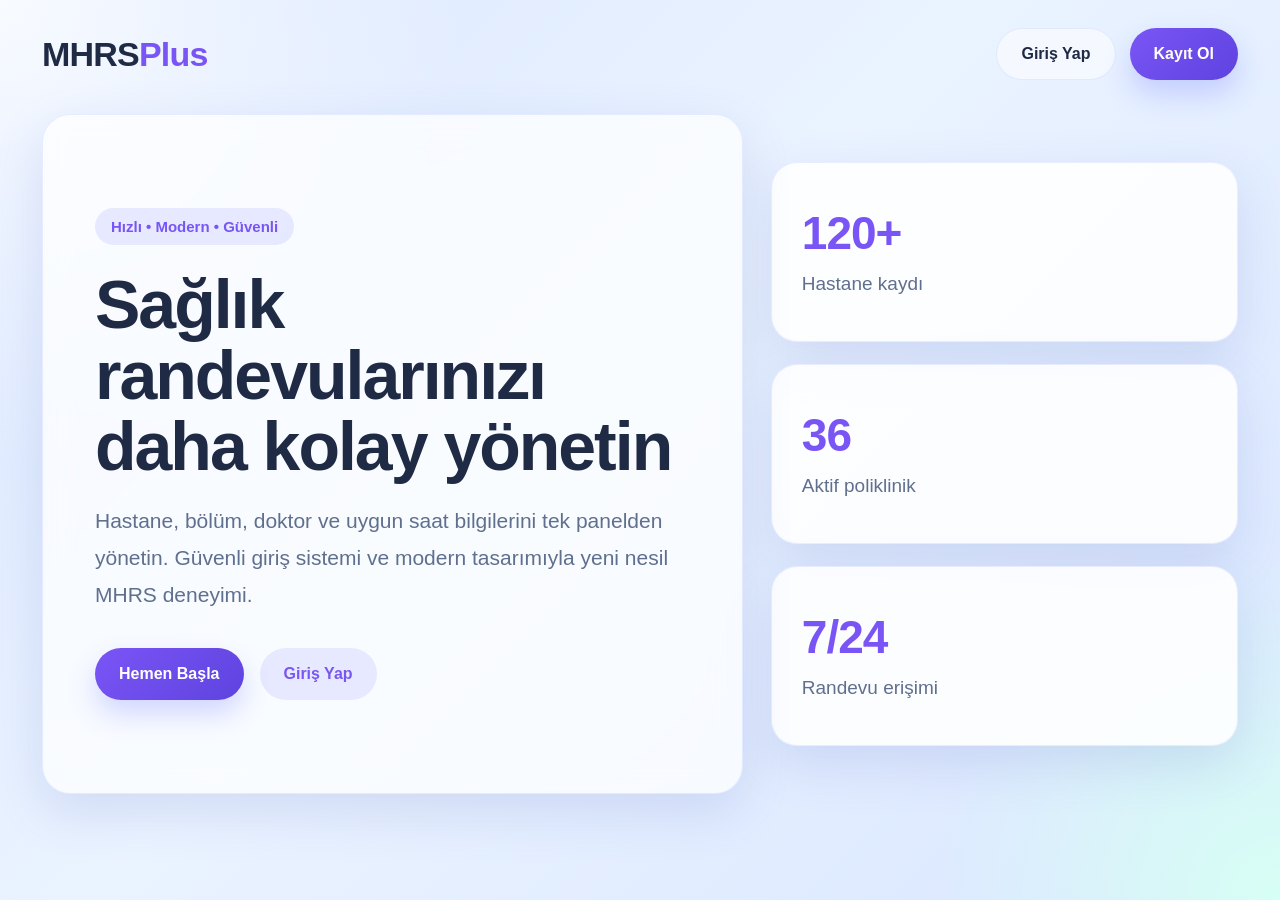
<file: frontend/index.html>
<!DOCTYPE html>
<html lang="tr">
<head>
  <meta charset="UTF-8" />
  <meta name="viewport" content="width=device-width, initial-scale=1.0" />
  <title>MHRS Plus</title>
  <link rel="stylesheet" href="./assets/css/style.css" />
</head>
<body>
  <div class="page-shell">
    <header class="topbar">
      <div class="brand">MHRS<span>Plus</span></div>

      <nav class="top-actions">
        <a href="login.html" class="ghost-btn">Giriş Yap</a>
        <a href="register.html" class="primary-btn">Kayıt Ol</a>
      </nav>
    </header>

    <main class="hero-grid">
      <section class="hero-left card">
        <p class="eyebrow">Hızlı • Modern • Güvenli</p>
        <h1>Sağlık randevularınızı daha kolay yönetin</h1>
        <p class="hero-text">
          Hastane, bölüm, doktor ve uygun saat bilgilerini tek panelden yönetin.
          Güvenli giriş sistemi ve modern tasarımıyla yeni nesil MHRS deneyimi.
        </p>

        <div class="hero-actions">
          <a href="register.html" class="primary-btn">Hemen Başla</a>
          <a href="login.html" class="secondary-btn">Giriş Yap</a>
        </div>
      </section>

      <section class="hero-right">
        <div class="stat-card">
          <h3>120+</h3>
          <p>Hastane kaydı</p>
        </div>

        <div class="stat-card">
          <h3>36</h3>
          <p>Aktif poliklinik</p>
        </div>

        <div class="stat-card">
          <h3>7/24</h3>
          <p>Randevu erişimi</p>
        </div>
      </section>
    </main>
  </div>
</body>
</html>
</file>
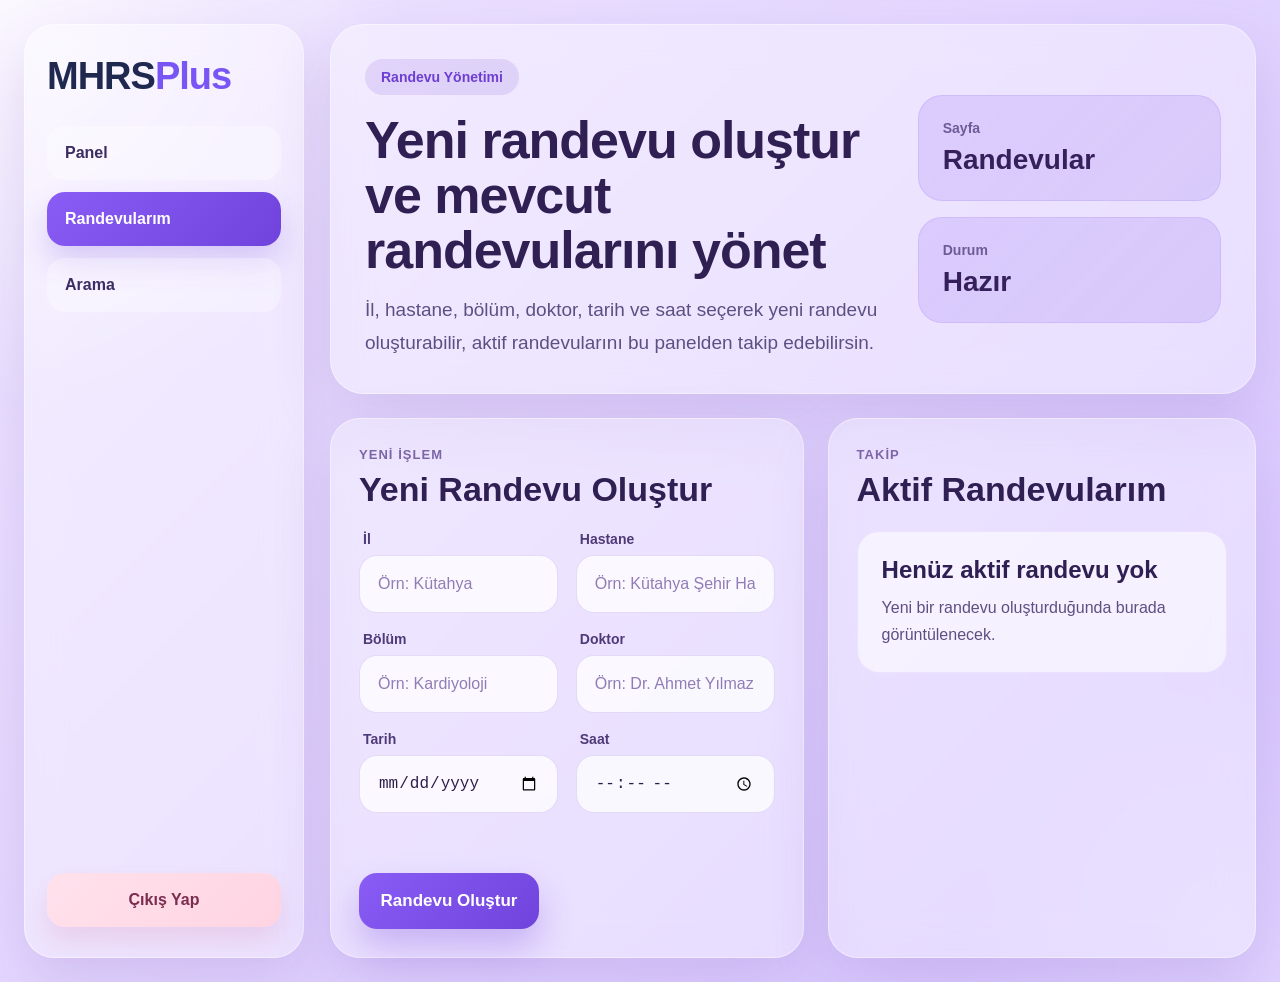
<file: frontend/appointments.html>
<!DOCTYPE html>
<html lang="tr">
<head>
  <meta charset="UTF-8" />
  <meta name="viewport" content="width=device-width, initial-scale=1.0" />
  <title>Randevular</title>
  <link rel="stylesheet" href="./assets/css/style.css" />
</head>
<body class="dashboard-page">
  <div class="dashboard-shell">
    <aside class="dashboard-sidebar">
      <div class="dashboard-logo">MHRS<span>Plus</span></div>

      <nav class="dashboard-nav">
        <a href="dashboard.html" class="dashboard-link">Panel</a>
        <a href="appointments.html" class="dashboard-link active">Randevularım</a>
        <a href="search.html" class="dashboard-link">Arama</a>
      </nav>

      <button id="logoutBtn" class="dashboard-logout-btn">Çıkış Yap</button>
    </aside>

    <main class="dashboard-main">
      <section class="dashboard-hero">
        <div class="dashboard-hero-left">
          <p class="dashboard-badge">Randevu Yönetimi</p>
          <h1>Yeni randevu oluştur ve mevcut randevularını yönet</h1>
          <p class="dashboard-hero-text">
            İl, hastane, bölüm, doktor, tarih ve saat seçerek yeni randevu oluşturabilir,
            aktif randevularını bu panelden takip edebilirsin.
          </p>
        </div>

        <div class="dashboard-hero-right">
          <div class="dashboard-mini-stat">
            <span>Sayfa</span>
            <strong>Randevular</strong>
          </div>
          <div class="dashboard-mini-stat">
            <span>Durum</span>
            <strong>Hazır</strong>
          </div>
        </div>
      </section>

      <section class="appointments-layout">
        <section class="appointments-form-card">
          <div class="section-head">
            <div>
              <p class="section-kicker">Yeni İşlem</p>
              <h2>Yeni Randevu Oluştur</h2>
            </div>
          </div>

          <form id="appointmentForm" class="appointments-form">
            <div class="appointments-grid">
              <div class="input-group">
                <label for="city">İl</label>
                <input type="text" id="city" placeholder="Örn: Kütahya" required />
              </div>

              <div class="input-group">
                <label for="hospital">Hastane</label>
                <input type="text" id="hospital" placeholder="Örn: Kütahya Şehir Hastanesi" required />
              </div>

              <div class="input-group">
                <label for="department">Bölüm</label>
                <input type="text" id="department" placeholder="Örn: Kardiyoloji" required />
              </div>

              <div class="input-group">
                <label for="doctor">Doktor</label>
                <input type="text" id="doctor" placeholder="Örn: Dr. Ahmet Yılmaz" required />
              </div>

              <div class="input-group">
                <label for="appointment_date">Tarih</label>
                <input type="date" id="appointment_date" required />
              </div>

              <div class="input-group">
                <label for="appointment_time">Saat</label>
                <input type="time" id="appointment_time" required />
              </div>
            </div>

            <p id="appointmentMessage" class="form-message"></p>

            <button type="submit" class="appointments-submit-btn">Randevu Oluştur</button>
          </form>
        </section>

        <section class="appointments-list-card">
          <div class="section-head">
            <div>
              <p class="section-kicker">Takip</p>
              <h2>Aktif Randevularım</h2>
            </div>
          </div>

          <div id="appointmentsList" class="appointments-list"></div>
        </section>
      </section>
    </main>
  </div>

  <script src="./assets/js/api.js"></script>
  <script src="./assets/js/auth.js"></script>
  <script src="./assets/js/appointments.js"></script>
</body>
</html>
</file>
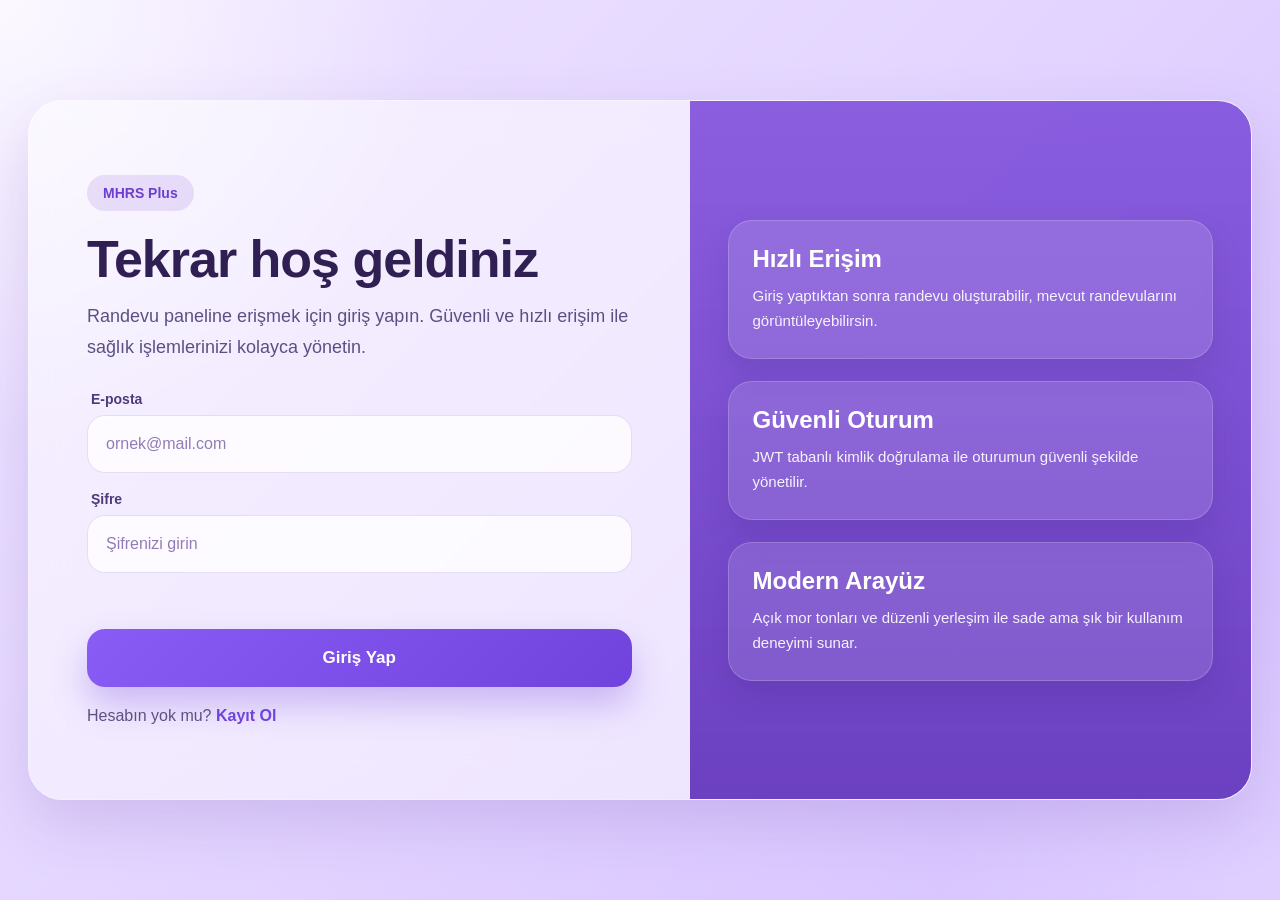
<file: frontend/dashboard.html>
<!DOCTYPE html>
<html lang="tr">
<head>
  <meta charset="UTF-8" />
  <meta name="viewport" content="width=device-width, initial-scale=1.0" />
  <title>Panel</title>
  <link rel="stylesheet" href="./assets/css/style.css" />
</head>
<body class="dashboard-page">
  <div class="dashboard-shell">
    <aside class="dashboard-sidebar">
      <div class="dashboard-logo">MHRS<span>Plus</span></div>

      <nav class="dashboard-nav">
        <a href="dashboard.html" class="dashboard-link active">Panel</a>
        <a href="appointments.html" class="dashboard-link">Randevularım</a>
        <a href="search.html" class="dashboard-link">Arama</a>
      </nav>

      <button id="logoutBtn" class="dashboard-logout-btn">Çıkış Yap</button>
    </aside>

    <main class="dashboard-main">
      <section class="dashboard-hero">
        <div class="dashboard-hero-left">
          <p class="dashboard-badge">MHRS Kontrol Merkezi</p>
          <h1>Sağlık randevularını kolayca yönetin</h1>
          <p class="dashboard-hero-text">
            Yeni randevu oluşturabilir, mevcut randevularını görüntüleyebilir
            ve hastane araması yapabilirsin.
          </p>
        </div>

        <div class="dashboard-hero-right">
          <div class="dashboard-mini-stat">
            <span>Hızlı Erişim</span>
            <strong>3 işlem</strong>
          </div>
          <div class="dashboard-mini-stat">
            <span>Panel Durumu</span>
            <strong>Aktif</strong>
          </div>
        </div>
      </section>

      <section class="dashboard-cards">
        <div class="dashboard-card dashboard-card-primary">
          <div class="dashboard-card-top">
            <div class="dashboard-icon-circle">+</div>
            <span class="dashboard-card-tag">İşlem</span>
          </div>
          <h2>Yeni Randevu</h2>
          <p>Hemen yeni bir randevu oluştur ve uygun tarih-saat seçimini yap.</p>
          <a href="appointments.html" class="dashboard-card-btn primary">Oluştur</a>
        </div>

        <div class="dashboard-card">
          <div class="dashboard-card-top">
            <div class="dashboard-icon-circle">≡</div>
            <span class="dashboard-card-tag">Takip</span>
          </div>
          <h2>Randevularım</h2>
          <p>Aktif randevularını görüntüle, detaylarını incele ve yönet.</p>
          <a href="appointments.html" class="dashboard-card-btn secondary">Listele</a>
        </div>

        <div class="dashboard-card">
          <div class="dashboard-card-top">
            <div class="dashboard-icon-circle">⌕</div>
            <span class="dashboard-card-tag">Arama</span>
          </div>
          <h2>Hastane Arama</h2>
          <p>Elasticsearch ile hastane, bölüm ve doktor aramasını hızlıca yap.</p>
          <a href="search.html" class="dashboard-card-btn secondary">Ara</a>
        </div>
      </section>
    </main>
  </div>

  <script src="./assets/js/auth.js"></script>
  <script src="./assets/js/dashboard.js"></script>
</body>
</html>
</file>
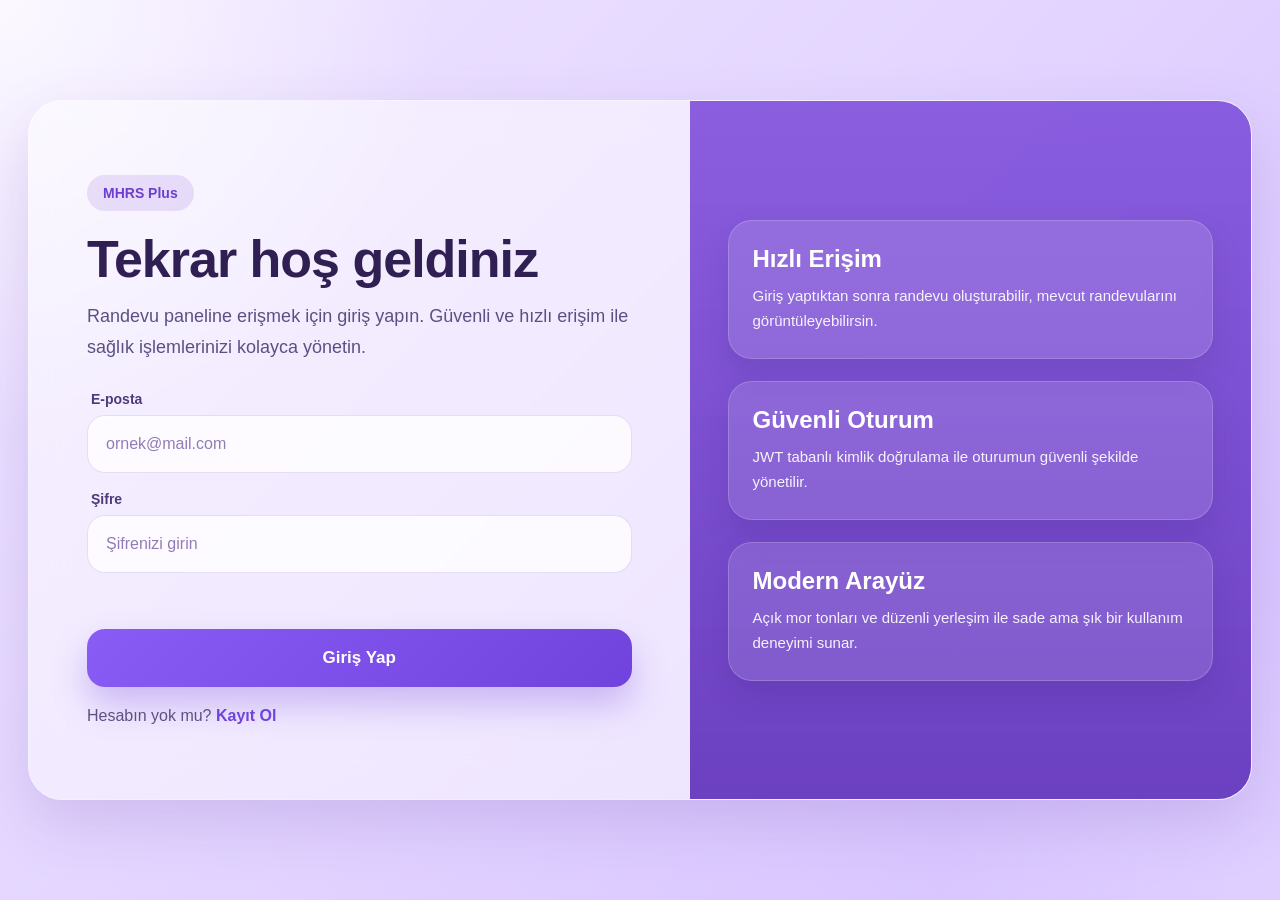
<file: frontend/login.html>
<!DOCTYPE html>
<html lang="tr">
<head>
  <meta charset="UTF-8" />
  <meta name="viewport" content="width=device-width, initial-scale=1.0" />
  <title>Giriş Yap</title>
  <link rel="stylesheet" href="./assets/css/style.css" />
</head>
<body class="login-page">
  <div class="login-wrapper">
    <div class="login-card">
      <div class="login-left">
        <p class="login-badge">MHRS Plus</p>

        <h1>Tekrar hoş geldiniz</h1>

        <p class="login-subtitle">
          Randevu paneline erişmek için giriş yapın. Güvenli ve hızlı erişim ile
          sağlık işlemlerinizi kolayca yönetin.
        </p>

        <form id="loginForm" class="login-form" novalidate>
          <div class="login-input-group">
            <label for="email">E-posta</label>
            <input type="email" id="email" placeholder="ornek@mail.com" required />
          </div>

          <div class="login-input-group">
            <label for="password">Şifre</label>
            <input type="password" id="password" placeholder="Şifrenizi girin" required />
          </div>

          <p id="loginMessage" class="form-message"></p>

          <button type="submit" class="login-submit-btn">Giriş Yap</button>
        </form>

        <p class="login-bottom-text">
          Hesabın yok mu? <a href="register.html">Kayıt Ol</a>
        </p>
      </div>

      <div class="login-right">
        <div class="login-info-box">
          <h2>Hızlı Erişim</h2>
          <p>Giriş yaptıktan sonra randevu oluşturabilir, mevcut randevularını görüntüleyebilirsin.</p>
        </div>

        <div class="login-info-box">
          <h2>Güvenli Oturum</h2>
          <p>JWT tabanlı kimlik doğrulama ile oturumun güvenli şekilde yönetilir.</p>
        </div>

        <div class="login-info-box">
          <h2>Modern Arayüz</h2>
          <p>Açık mor tonları ve düzenli yerleşim ile sade ama şık bir kullanım deneyimi sunar.</p>
        </div>
      </div>
    </div>
  </div>

  <script src="./assets/js/api.js"></script>
  <script src="./assets/js/auth.js"></script>
</body>
</html>
</file>
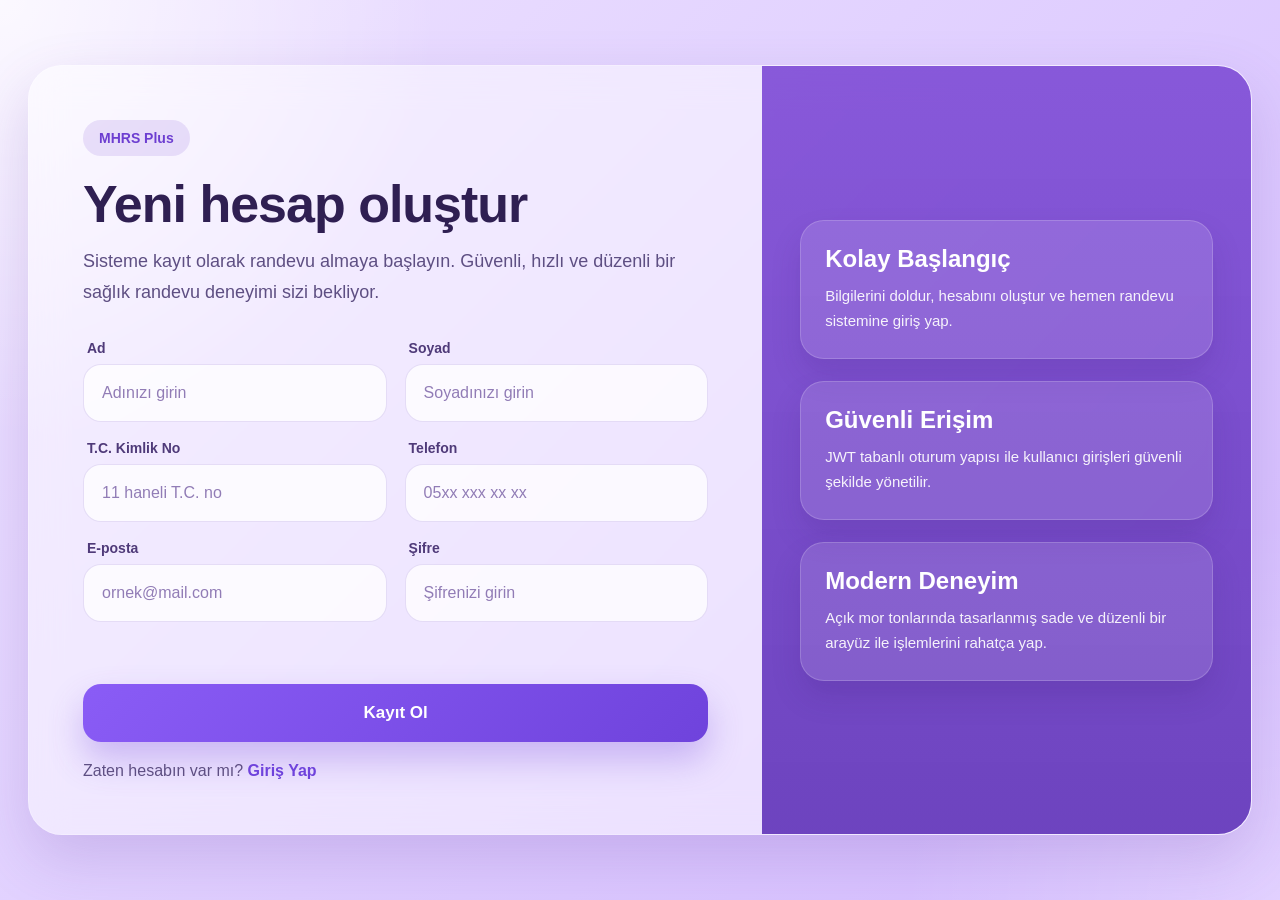
<file: frontend/register.html>
<!DOCTYPE html>
<html lang="tr">
<head>
  <meta charset="UTF-8" />
  <meta name="viewport" content="width=device-width, initial-scale=1.0" />
  <title>Kayıt Ol</title>
  <link rel="stylesheet" href="./assets/css/style.css" />
</head>
<body class="register-page">
  <div class="register-wrapper">
    <div class="register-card">
      <div class="register-left">
        <p class="register-badge">MHRS Plus</p>

        <h1>Yeni hesap oluştur</h1>

        <p class="register-subtitle">
          Sisteme kayıt olarak randevu almaya başlayın. Güvenli, hızlı ve düzenli bir sağlık
          randevu deneyimi sizi bekliyor.
        </p>

        <form id="registerForm" class="register-form" novalidate>
          <div class="register-grid">
            <div class="input-group">
              <label for="first_name">Ad</label>
              <input type="text" id="first_name" placeholder="Adınızı girin" required />
            </div>

            <div class="input-group">
              <label for="last_name">Soyad</label>
              <input type="text" id="last_name" placeholder="Soyadınızı girin" required />
            </div>

            <div class="input-group">
              <label for="tc_no">T.C. Kimlik No</label>
              <input
                type="text"
                id="tc_no"
                placeholder="11 haneli T.C. no"
                maxlength="11"
                inputmode="numeric"
                required
              />
            </div>

            <div class="input-group">
              <label for="phone">Telefon</label>
              <input
                type="text"
                id="phone"
                placeholder="05xx xxx xx xx"
                maxlength="11"
                inputmode="numeric"
                required
              />
            </div>

            <div class="input-group">
              <label for="email">E-posta</label>
              <input type="email" id="email" placeholder="ornek@mail.com" required />
            </div>

            <div class="input-group">
              <label for="password">Şifre</label>
              <input type="password" id="password" placeholder="Şifrenizi girin" required />
            </div>
          </div>

          <p id="registerMessage" class="form-message"></p>

          <button type="submit" class="register-submit-btn">Kayıt Ol</button>
        </form>

        <p class="register-bottom-text">
          Zaten hesabın var mı? <a href="login.html">Giriş Yap</a>
        </p>
      </div>

      <div class="register-right">
        <div class="register-info-box">
          <h2>Kolay Başlangıç</h2>
          <p>Bilgilerini doldur, hesabını oluştur ve hemen randevu sistemine giriş yap.</p>
        </div>

        <div class="register-info-box">
          <h2>Güvenli Erişim</h2>
          <p>JWT tabanlı oturum yapısı ile kullanıcı girişleri güvenli şekilde yönetilir.</p>
        </div>

        <div class="register-info-box">
          <h2>Modern Deneyim</h2>
          <p>Açık mor tonlarında tasarlanmış sade ve düzenli bir arayüz ile işlemlerini rahatça yap.</p>
        </div>
      </div>
    </div>
  </div>

  <script src="./assets/js/api.js"></script>
  <script src="./assets/js/auth.js"></script>
</body>
</html>
</file>
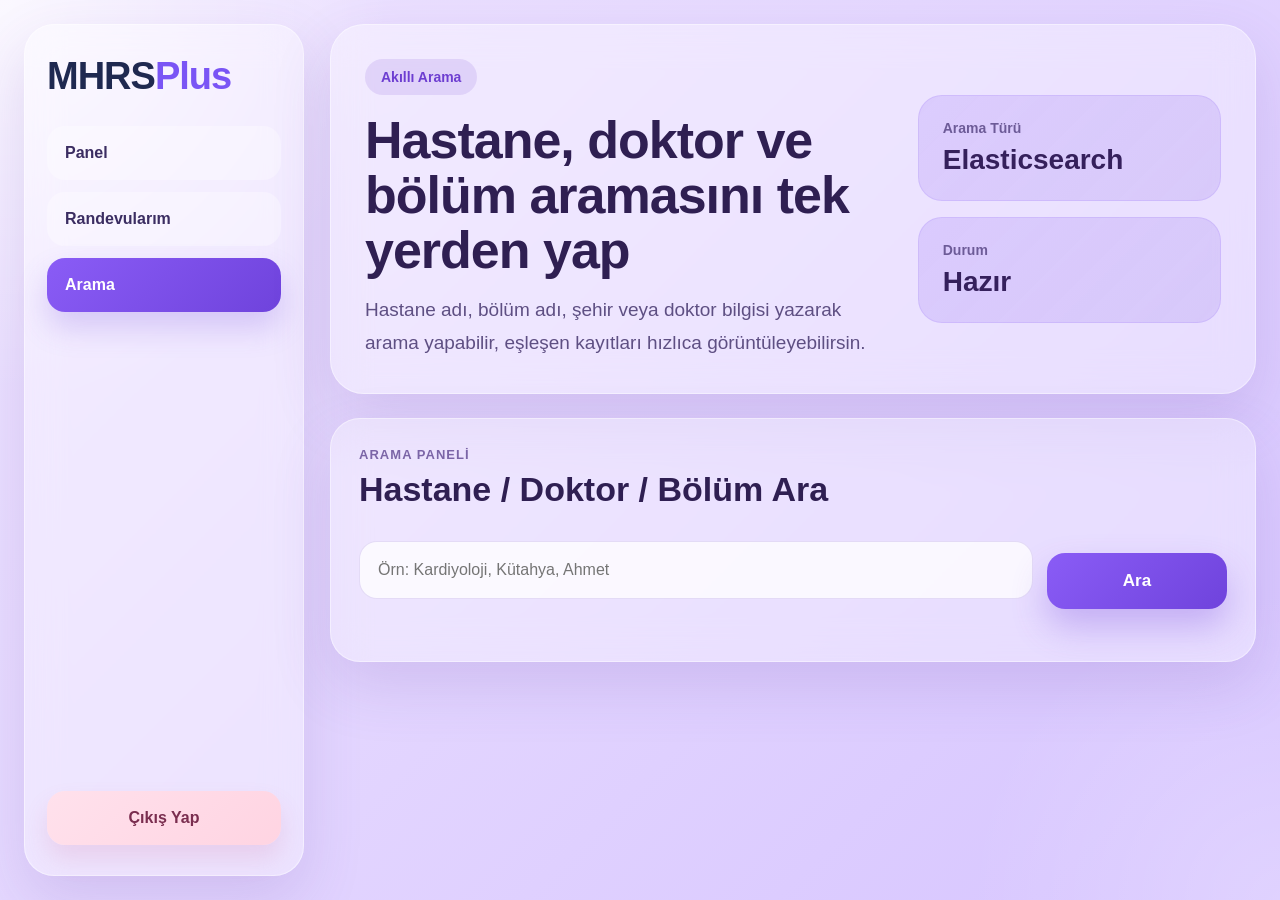
<file: frontend/search.html>
<!DOCTYPE html>
<html lang="tr">
<head>
  <meta charset="UTF-8" />
  <meta name="viewport" content="width=device-width, initial-scale=1.0" />
  <title>Arama</title>
  <link rel="stylesheet" href="./assets/css/style.css" />
</head>
<body class="dashboard-page">
  <div class="dashboard-shell">
    <aside class="dashboard-sidebar">
      <div class="dashboard-logo">MHRS<span>Plus</span></div>

      <nav class="dashboard-nav">
        <a href="dashboard.html" class="dashboard-link">Panel</a>
        <a href="appointments.html" class="dashboard-link">Randevularım</a>
        <a href="search.html" class="dashboard-link active">Arama</a>
      </nav>

      <button id="logoutBtn" class="dashboard-logout-btn">Çıkış Yap</button>
    </aside>

    <main class="dashboard-main">
      <section class="dashboard-hero">
        <div class="dashboard-hero-left">
          <p class="dashboard-badge">Akıllı Arama</p>
          <h1>Hastane, doktor ve bölüm aramasını tek yerden yap</h1>
          <p class="dashboard-hero-text">
            Hastane adı, bölüm adı, şehir veya doktor bilgisi yazarak arama yapabilir,
            eşleşen kayıtları hızlıca görüntüleyebilirsin.
          </p>
        </div>

        <div class="dashboard-hero-right">
          <div class="dashboard-mini-stat">
            <span>Arama Türü</span>
            <strong>Elasticsearch</strong>
          </div>
          <div class="dashboard-mini-stat">
            <span>Durum</span>
            <strong>Hazır</strong>
          </div>
        </div>
      </section>

      <section class="search-panel-card">
        <div class="section-head">
          <div>
            <p class="section-kicker">Arama Paneli</p>
            <h2>Hastane / Doktor / Bölüm Ara</h2>
          </div>
        </div>

        <div class="search-toolbar">
          <input
            type="text"
            id="searchInput"
            class="search-input"
            placeholder="Örn: Kardiyoloji, Kütahya, Ahmet"
          />
          <button id="searchBtn" class="search-submit-btn">Ara</button>
        </div>

        <div id="searchResults" class="search-results"></div>
      </section>
    </main>
  </div>

  <script src="./assets/js/api.js"></script>
  <script src="./assets/js/auth.js"></script>
  <script src="./assets/js/search.js"></script>
</body>
</html>
</file>
<file: frontend/assets/css/style.css>
* {
  margin: 0;
  padding: 0;
  box-sizing: border-box;
}

:root {
  --bg-main: #dfe9ff;
  --bg-soft: #edf3ff;
  --card: rgba(255, 255, 255, 0.72);
  --card-strong: rgba(255, 255, 255, 0.88);
  --text: #1f2a44;
  --muted: #5f6f8e;
  --primary: #7a55f5;
  --primary-2: #5e43df;
  --primary-3: #9e7bff;
  --mint: #59d2c4;
  --border: rgba(110, 132, 255, 0.14);
  --shadow: 0 18px 50px rgba(82, 102, 186, 0.16);
  --radius-xl: 28px;
  --radius-lg: 20px;
}

html,
body {
  min-height: 100%;
}

body {
  font-family: Inter, Arial, sans-serif;
  color: var(--text);
  background:
    radial-gradient(circle at top left, #f8fbff 0%, transparent 30%),
    radial-gradient(circle at bottom right, #d7fff4 0%, transparent 22%),
    linear-gradient(135deg, #dbe7ff 0%, #eaf3ff 45%, #d9e6ff 100%);
}

a {
  text-decoration: none;
}

/* LANDING */

.page-shell {
  width: 100%;
  min-height: 100vh;
  padding: 28px 42px 42px;
}

.topbar {
  width: 100%;
  display: flex;
  justify-content: space-between;
  align-items: center;
  margin-bottom: 34px;
}

.brand {
  font-size: 34px;
  font-weight: 800;
  color: var(--text);
  letter-spacing: -0.8px;
}

.brand span {
  color: var(--primary);
}

.top-actions {
  display: flex;
  gap: 14px;
}

.hero-grid {
  display: grid;
  grid-template-columns: 1.2fr 0.8fr;
  gap: 28px;
  align-items: stretch;
}

.card {
  background: var(--card);
  border: 1px solid var(--border);
  backdrop-filter: blur(14px);
  -webkit-backdrop-filter: blur(14px);
  border-radius: var(--radius-xl);
  box-shadow: var(--shadow);
}

.hero-left {
  padding: 52px;
  min-height: 680px;
  display: flex;
  flex-direction: column;
  justify-content: center;
}

.eyebrow {
  display: inline-block;
  width: fit-content;
  padding: 10px 16px;
  border-radius: 999px;
  background: rgba(90, 103, 255, 0.12);
  color: var(--primary);
  font-size: 15px;
  font-weight: 700;
  margin-bottom: 24px;
}

.hero-left h1 {
  font-size: 68px;
  line-height: 1.04;
  letter-spacing: -2px;
  max-width: 720px;
  margin-bottom: 22px;
}

.hero-text {
  max-width: 700px;
  font-size: 21px;
  line-height: 1.75;
  color: var(--muted);
  margin-bottom: 34px;
}

.hero-actions {
  display: flex;
  gap: 16px;
  flex-wrap: wrap;
}

.hero-right {
  display: flex;
  flex-direction: column;
  gap: 22px;
  justify-content: center;
}

.stat-card {
  background: var(--card-strong);
  border: 1px solid var(--border);
  border-radius: 26px;
  box-shadow: var(--shadow);
  padding: 30px;
  min-height: 180px;
  display: flex;
  flex-direction: column;
  justify-content: center;
  transition: transform 0.22s ease, box-shadow 0.22s ease;
}

.stat-card:hover {
  transform: translateY(-4px);
  box-shadow: 0 22px 56px rgba(82, 102, 186, 0.22);
}

.stat-card h3 {
  font-size: 46px;
  color: var(--primary);
  margin-bottom: 10px;
  letter-spacing: -1px;
}

.stat-card p {
  font-size: 19px;
  color: var(--muted);
  line-height: 1.5;
}

.primary-btn,
.secondary-btn,
.ghost-btn {
  display: inline-flex;
  align-items: center;
  justify-content: center;
  min-height: 52px;
  padding: 14px 24px;
  border-radius: 999px;
  font-size: 16px;
  font-weight: 700;
  transition: transform 0.2s ease, box-shadow 0.2s ease, opacity 0.2s ease;
}

.primary-btn {
  color: #fff;
  background: linear-gradient(135deg, var(--primary), var(--primary-2));
  box-shadow: 0 14px 28px rgba(90, 103, 255, 0.25);
}

.secondary-btn {
  color: var(--primary);
  background: rgba(90, 103, 255, 0.12);
}

.ghost-btn {
  color: var(--text);
  background: rgba(255, 255, 255, 0.55);
  border: 1px solid var(--border);
}

.primary-btn:hover,
.secondary-btn:hover,
.ghost-btn:hover {
  transform: translateY(-2px);
}

/* REGISTER */

.register-page {
  min-height: 100vh;
  background:
    radial-gradient(circle at top left, rgba(255, 255, 255, 0.78) 0%, transparent 28%),
    radial-gradient(circle at bottom right, rgba(255, 255, 255, 0.32) 0%, transparent 24%),
    linear-gradient(135deg, #eee3ff 0%, #e2d2ff 42%, #d4bbff 100%);
}

.register-wrapper {
  min-height: 100vh;
  display: flex;
  align-items: center;
  justify-content: center;
  padding: 28px;
}

.register-card {
  width: 100%;
  max-width: 1380px;
  min-height: 760px;
  display: grid;
  grid-template-columns: minmax(0, 1.2fr) minmax(320px, 0.8fr);
  border-radius: 34px;
  overflow: hidden;
  background: rgba(255, 255, 255, 0.34);
  border: 1px solid rgba(255, 255, 255, 0.4);
  backdrop-filter: blur(18px);
  -webkit-backdrop-filter: blur(18px);
  box-shadow: 0 24px 60px rgba(104, 66, 165, 0.2);
}

.register-left {
  padding: 54px;
  background: rgba(255, 255, 255, 0.2);
}

.register-right {
  padding: 54px 38px;
  background: linear-gradient(180deg, rgba(125, 74, 214, 0.9), rgba(101, 58, 187, 0.94));
  display: flex;
  flex-direction: column;
  justify-content: center;
  gap: 22px;
}

.register-badge {
  display: inline-flex;
  align-items: center;
  justify-content: center;
  padding: 10px 16px;
  border-radius: 999px;
  background: rgba(122, 75, 210, 0.14);
  color: #6d3ed1;
  font-weight: 700;
  font-size: 14px;
  margin-bottom: 20px;
  width: fit-content;
}

.register-left h1 {
  font-size: 52px;
  line-height: 1.08;
  color: #2f1f52;
  margin-bottom: 14px;
  letter-spacing: -1px;
}

.register-subtitle {
  font-size: 18px;
  line-height: 1.7;
  color: #5e4f83;
  margin-bottom: 32px;
  max-width: 760px;
}

.register-form {
  width: 100%;
}

.register-grid {
  display: grid;
  grid-template-columns: repeat(2, minmax(0, 1fr));
  gap: 18px;
}

.input-group {
  display: flex;
  flex-direction: column;
  gap: 8px;
  min-width: 0;
}

.input-group label {
  font-size: 14px;
  font-weight: 700;
  color: #4f3a79;
  padding-left: 4px;
}

.input-group input {
  width: 100%;
  height: 58px;
  border: 1px solid rgba(135, 99, 208, 0.2);
  background: rgba(255, 255, 255, 0.76);
  color: #2b1d49;
  border-radius: 18px;
  padding: 0 18px;
  font-size: 16px;
  outline: none;
  transition: 0.22s ease;
}

.input-group input::placeholder {
  color: #917cb6;
}

.input-group input:focus {
  border-color: #8b5cf6;
  box-shadow: 0 0 0 4px rgba(139, 92, 246, 0.16);
  background: rgba(255, 255, 255, 0.95);
}

.register-submit-btn {
  margin-top: 24px;
  width: 100%;
  height: 58px;
  border: none;
  border-radius: 18px;
  cursor: pointer;
  font-size: 17px;
  font-weight: 800;
  color: white;
  background: linear-gradient(135deg, #8a5cf6 0%, #6f43dc 100%);
  box-shadow: 0 18px 35px rgba(111, 67, 220, 0.3);
  transition: transform 0.2s ease, box-shadow 0.2s ease;
}

.register-submit-btn:hover {
  transform: translateY(-2px);
  box-shadow: 0 22px 40px rgba(111, 67, 220, 0.36);
}

.register-bottom-text {
  margin-top: 20px;
  font-size: 16px;
  color: #5e4f83;
}

.register-bottom-text a {
  color: #6f43dc;
  font-weight: 800;
}

.register-info-box {
  background: rgba(255, 255, 255, 0.12);
  border: 1px solid rgba(255, 255, 255, 0.18);
  border-radius: 24px;
  padding: 24px;
  color: white;
  box-shadow: 0 16px 30px rgba(55, 25, 110, 0.16);
}

.register-info-box h2 {
  font-size: 24px;
  margin-bottom: 10px;
  font-weight: 800;
}

.register-info-box p {
  font-size: 15px;
  line-height: 1.7;
  color: rgba(255, 255, 255, 0.92);
}

/* LOGIN */

.login-page {
  min-height: 100vh;
  background:
    radial-gradient(circle at top left, rgba(255, 255, 255, 0.76) 0%, transparent 28%),
    radial-gradient(circle at bottom right, rgba(255, 255, 255, 0.25) 0%, transparent 22%),
    linear-gradient(135deg, #efe5ff 0%, #e4d6ff 45%, #d5c0ff 100%);
}

.login-wrapper {
  min-height: 100vh;
  display: flex;
  align-items: center;
  justify-content: center;
  padding: 28px;
}

.login-card {
  width: 100%;
  max-width: 1320px;
  min-height: 700px;
  display: grid;
  grid-template-columns: minmax(0, 1fr) minmax(320px, 0.85fr);
  border-radius: 34px;
  overflow: hidden;
  background: rgba(255, 255, 255, 0.34);
  border: 1px solid rgba(255, 255, 255, 0.42);
  backdrop-filter: blur(18px);
  -webkit-backdrop-filter: blur(18px);
  box-shadow: 0 24px 60px rgba(104, 66, 165, 0.18);
}

.login-left {
  padding: 58px;
  background: rgba(255, 255, 255, 0.22);
  display: flex;
  flex-direction: column;
  justify-content: center;
}

.login-right {
  padding: 54px 38px;
  background: linear-gradient(180deg, rgba(127, 79, 220, 0.9), rgba(99, 54, 189, 0.94));
  display: flex;
  flex-direction: column;
  justify-content: center;
  gap: 22px;
}

.login-badge {
  display: inline-flex;
  width: fit-content;
  padding: 10px 16px;
  border-radius: 999px;
  background: rgba(122, 75, 210, 0.14);
  color: #6d3ed1;
  font-weight: 700;
  font-size: 14px;
  margin-bottom: 20px;
}

.login-left h1 {
  font-size: 52px;
  line-height: 1.08;
  color: #2f1f52;
  margin-bottom: 14px;
  letter-spacing: -1px;
}

.login-subtitle {
  font-size: 18px;
  line-height: 1.7;
  color: #5e4f83;
  margin-bottom: 28px;
  max-width: 680px;
}

.login-form {
  width: 100%;
}

.login-input-group {
  display: flex;
  flex-direction: column;
  gap: 8px;
  margin-bottom: 18px;
}

.login-input-group label {
  font-size: 14px;
  font-weight: 700;
  color: #4f3a79;
  padding-left: 4px;
}

.login-input-group input {
  width: 100%;
  height: 58px;
  border: 1px solid rgba(135, 99, 208, 0.2);
  background: rgba(255, 255, 255, 0.78);
  color: #2b1d49;
  border-radius: 18px;
  padding: 0 18px;
  font-size: 16px;
  outline: none;
  transition: 0.22s ease;
}

.login-input-group input::placeholder {
  color: #917cb6;
}

.login-input-group input:focus {
  border-color: #8b5cf6;
  box-shadow: 0 0 0 4px rgba(139, 92, 246, 0.16);
  background: rgba(255, 255, 255, 0.95);
}

.login-submit-btn {
  margin-top: 10px;
  width: 100%;
  height: 58px;
  border: none;
  border-radius: 18px;
  cursor: pointer;
  font-size: 17px;
  font-weight: 800;
  color: white;
  background: linear-gradient(135deg, #8a5cf6 0%, #6f43dc 100%);
  box-shadow: 0 18px 35px rgba(111, 67, 220, 0.3);
  transition: transform 0.2s ease, box-shadow 0.2s ease;
}

.login-submit-btn:hover {
  transform: translateY(-2px);
  box-shadow: 0 22px 40px rgba(111, 67, 220, 0.36);
}

.login-bottom-text {
  margin-top: 20px;
  font-size: 16px;
  color: #5e4f83;
}

.login-bottom-text a {
  color: #6f43dc;
  font-weight: 800;
}

.login-info-box {
  background: rgba(255, 255, 255, 0.12);
  border: 1px solid rgba(255, 255, 255, 0.18);
  border-radius: 24px;
  padding: 24px;
  color: white;
  box-shadow: 0 16px 30px rgba(55, 25, 110, 0.16);
}

.login-info-box h2 {
  font-size: 24px;
  margin-bottom: 10px;
  font-weight: 800;
}

.login-info-box p {
  font-size: 15px;
  line-height: 1.7;
  color: rgba(255, 255, 255, 0.92);
}

/* DASHBOARD */

.dashboard-page {
  min-height: 100vh;
  background:
    radial-gradient(circle at top left, rgba(255, 255, 255, 0.74) 0%, transparent 25%),
    radial-gradient(circle at bottom right, rgba(255, 255, 255, 0.24) 0%, transparent 20%),
    linear-gradient(135deg, #efe5ff 0%, #e5d8ff 42%, #d6c4ff 100%);
}

.dashboard-shell {
  min-height: 100vh;
  display: grid;
  grid-template-columns: 280px 1fr;
  gap: 26px;
  padding: 24px;
}

.dashboard-sidebar {
  background: rgba(255, 255, 255, 0.34);
  border: 1px solid rgba(255, 255, 255, 0.42);
  box-shadow: 0 24px 60px rgba(104, 66, 165, 0.16);
  backdrop-filter: blur(18px);
  -webkit-backdrop-filter: blur(18px);
  border-radius: 30px;
  padding: 30px 22px;
  display: flex;
  flex-direction: column;
  justify-content: space-between;
}

.dashboard-logo {
  font-size: 38px;
  font-weight: 900;
  color: #1f2950;
  letter-spacing: -1px;
  margin-bottom: 28px;
}

.dashboard-logo span {
  color: var(--primary);
}

.dashboard-nav {
  display: flex;
  flex-direction: column;
  gap: 12px;
  flex: 1;
}

.dashboard-link {
  display: flex;
  align-items: center;
  min-height: 54px;
  padding: 0 18px;
  border-radius: 18px;
  color: #3b2d62;
  font-weight: 700;
  background: rgba(255, 255, 255, 0.3);
  transition: 0.2s ease;
}

.dashboard-link:hover,
.dashboard-link.active {
  color: white;
  background: linear-gradient(135deg, #8a5cf6 0%, #6f43dc 100%);
  box-shadow: 0 16px 30px rgba(111, 67, 220, 0.22);
}

.dashboard-logout-btn {
  margin-top: 18px;
  width: 100%;
  height: 54px;
  border: none;
  border-radius: 18px;
  font-size: 16px;
  font-weight: 800;
  cursor: pointer;
  color: #7a2d4f;
  background: linear-gradient(135deg, #ffe1ec 0%, #ffd4e2 100%);
  box-shadow: 0 14px 24px rgba(206, 96, 142, 0.16);
}

.dashboard-main {
  display: flex;
  flex-direction: column;
  gap: 24px;
}

.dashboard-hero {
  background: rgba(255, 255, 255, 0.34);
  border: 1px solid rgba(255, 255, 255, 0.42);
  box-shadow: 0 24px 60px rgba(104, 66, 165, 0.16);
  backdrop-filter: blur(18px);
  -webkit-backdrop-filter: blur(18px);
  border-radius: 34px;
  padding: 34px;
  display: grid;
  grid-template-columns: 1.4fr 0.8fr;
  gap: 22px;
  align-items: center;
}

.dashboard-badge {
  display: inline-flex;
  width: fit-content;
  padding: 10px 16px;
  border-radius: 999px;
  background: rgba(122, 75, 210, 0.14);
  color: #6d3ed1;
  font-weight: 700;
  font-size: 14px;
  margin-bottom: 18px;
}

.dashboard-hero-left h1 {
  font-size: 52px;
  line-height: 1.06;
  color: #2f1f52;
  letter-spacing: -1px;
  margin-bottom: 16px;
}

.dashboard-hero-text {
  color: #5e4f83;
  font-size: 19px;
  line-height: 1.7;
  max-width: 760px;
}

.dashboard-hero-right {
  display: grid;
  gap: 16px;
}

.dashboard-mini-stat {
  background: linear-gradient(135deg, rgba(138, 92, 246, 0.18), rgba(111, 67, 220, 0.14));
  border: 1px solid rgba(138, 92, 246, 0.14);
  border-radius: 24px;
  padding: 24px;
  display: flex;
  flex-direction: column;
  gap: 8px;
}

.dashboard-mini-stat span {
  font-size: 14px;
  font-weight: 700;
  color: #6d5b98;
}

.dashboard-mini-stat strong {
  font-size: 28px;
  color: #35205c;
}

.dashboard-cards {
  display: grid;
  grid-template-columns: repeat(3, minmax(0, 1fr));
  gap: 22px;
}

.dashboard-card {
  background: rgba(255, 255, 255, 0.34);
  border: 1px solid rgba(255, 255, 255, 0.42);
  box-shadow: 0 24px 60px rgba(104, 66, 165, 0.16);
  backdrop-filter: blur(18px);
  -webkit-backdrop-filter: blur(18px);
  border-radius: 30px;
  padding: 28px;
  display: flex;
  flex-direction: column;
  min-height: 290px;
}

.dashboard-card-primary {
  background: linear-gradient(180deg, rgba(255, 255, 255, 0.42), rgba(245, 238, 255, 0.38));
}

.dashboard-card-top {
  display: flex;
  align-items: center;
  justify-content: space-between;
  margin-bottom: 18px;
}

.dashboard-icon-circle {
  width: 54px;
  height: 54px;
  border-radius: 18px;
  display: flex;
  align-items: center;
  justify-content: center;
  font-size: 26px;
  font-weight: 900;
  color: white;
  background: linear-gradient(135deg, #8a5cf6 0%, #6f43dc 100%);
  box-shadow: 0 16px 30px rgba(111, 67, 220, 0.24);
}

.dashboard-card-tag {
  padding: 8px 12px;
  border-radius: 999px;
  background: rgba(122, 75, 210, 0.12);
  color: #6d3ed1;
  font-size: 13px;
  font-weight: 800;
}

.dashboard-card h2 {
  font-size: 32px;
  color: #2f1f52;
  margin-bottom: 12px;
}

.dashboard-card p {
  color: #5e4f83;
  font-size: 17px;
  line-height: 1.7;
  margin-bottom: 26px;
  flex: 1;
}

.dashboard-card-btn {
  height: 52px;
  border-radius: 18px;
  display: inline-flex;
  align-items: center;
  justify-content: center;
  font-weight: 800;
  font-size: 16px;
  transition: 0.2s ease;
}

.dashboard-card-btn.primary {
  color: white;
  background: linear-gradient(135deg, #8a5cf6 0%, #6f43dc 100%);
  box-shadow: 0 18px 35px rgba(111, 67, 220, 0.24);
}

.dashboard-card-btn.secondary {
  color: #6f43dc;
  background: rgba(122, 75, 210, 0.12);
}

.dashboard-card-btn:hover {
  transform: translateY(-2px);
}

/* APPOINTMENTS */

.appointments-layout {
  display: grid;
  grid-template-columns: 1.05fr 0.95fr;
  gap: 24px;
}

.appointments-form-card,
.appointments-list-card,
.search-panel-card {
  background: rgba(255, 255, 255, 0.34);
  border: 1px solid rgba(255, 255, 255, 0.42);
  box-shadow: 0 24px 60px rgba(104, 66, 165, 0.16);
  backdrop-filter: blur(18px);
  -webkit-backdrop-filter: blur(18px);
  border-radius: 30px;
  padding: 28px;
}

.section-head {
  display: flex;
  align-items: center;
  justify-content: space-between;
  margin-bottom: 22px;
}

.section-kicker {
  font-size: 13px;
  font-weight: 800;
  color: #7b65a7;
  text-transform: uppercase;
  letter-spacing: 0.08em;
  margin-bottom: 8px;
}

.section-head h2 {
  font-size: 34px;
  color: #2f1f52;
}

.appointments-form {
  width: 100%;
}

.appointments-grid {
  display: grid;
  grid-template-columns: repeat(2, minmax(0, 1fr));
  gap: 18px;
}

.appointments-submit-btn,
.search-submit-btn {
  margin-top: 22px;
  min-width: 180px;
  height: 56px;
  border: none;
  border-radius: 18px;
  cursor: pointer;
  font-size: 17px;
  font-weight: 800;
  color: white;
  background: linear-gradient(135deg, #8a5cf6 0%, #6f43dc 100%);
  box-shadow: 0 18px 35px rgba(111, 67, 220, 0.3);
  transition: transform 0.2s ease, box-shadow 0.2s ease;
}

.appointments-submit-btn:hover,
.search-submit-btn:hover {
  transform: translateY(-2px);
  box-shadow: 0 22px 40px rgba(111, 67, 220, 0.36);
}

.appointments-list {
  display: flex;
  flex-direction: column;
  gap: 16px;
}

.empty-state-card {
  background: rgba(255, 255, 255, 0.58);
  border: 1px solid rgba(138, 92, 246, 0.1);
  border-radius: 22px;
  padding: 24px;
}

.empty-state-card h3 {
  font-size: 24px;
  color: #2f1f52;
  margin-bottom: 10px;
}

.empty-state-card p {
  color: #5e4f83;
  line-height: 1.7;
}

.appointment-item-card {
  background: rgba(255, 255, 255, 0.58);
  border: 1px solid rgba(138, 92, 246, 0.1);
  border-radius: 24px;
  padding: 22px;
}

.appointment-item-top {
  display: flex;
  justify-content: space-between;
  align-items: flex-start;
  margin-bottom: 16px;
}

.appointment-item-top h3 {
  font-size: 25px;
  color: #2f1f52;
  margin-bottom: 8px;
}

.appointment-status-badge {
  display: inline-flex;
  padding: 8px 12px;
  border-radius: 999px;
  background: rgba(89, 210, 196, 0.18);
  color: #0f7f73;
  font-size: 13px;
  font-weight: 800;
}

.appointment-item-grid {
  display: grid;
  grid-template-columns: 1fr 1fr;
  gap: 12px;
  margin-bottom: 18px;
}

.appointment-item-grid p {
  color: #5e4f83;
  font-size: 15px;
  line-height: 1.6;
}

.appointment-cancel-btn {
  width: 100%;
  height: 50px;
  border: none;
  border-radius: 16px;
  cursor: pointer;
  font-size: 15px;
  font-weight: 800;
  color: #8f2450;
  background: linear-gradient(135deg, #ffe2ea 0%, #ffd3df 100%);
  box-shadow: 0 14px 26px rgba(206, 96, 142, 0.14);
}

/* SEARCH */

.search-toolbar {
  display: flex;
  gap: 14px;
  align-items: center;
  margin-bottom: 24px;
}

.search-input {
  flex: 1;
  height: 58px;
  border: 1px solid rgba(135, 99, 208, 0.2);
  background: rgba(255, 255, 255, 0.76);
  color: #2b1d49;
  border-radius: 18px;
  padding: 0 18px;
  font-size: 16px;
  outline: none;
}

.search-input:focus {
  border-color: #8b5cf6;
  box-shadow: 0 0 0 4px rgba(139, 92, 246, 0.16);
  background: rgba(255, 255, 255, 0.95);
}

.search-results {
  display: flex;
  flex-direction: column;
  gap: 16px;
}

.search-result-card {
  background: rgba(255, 255, 255, 0.58);
  border: 1px solid rgba(138, 92, 246, 0.1);
  border-radius: 24px;
  padding: 22px;
}

.search-result-top {
  display: flex;
  justify-content: space-between;
  align-items: center;
  gap: 16px;
  margin-bottom: 14px;
}

.search-result-top h3 {
  font-size: 25px;
  color: #2f1f52;
}

.search-result-badge {
  display: inline-flex;
  padding: 8px 12px;
  border-radius: 999px;
  background: rgba(122, 75, 210, 0.12);
  color: #6d3ed1;
  font-size: 13px;
  font-weight: 800;
}

.search-result-grid {
  display: grid;
  grid-template-columns: 1fr 1fr 1fr;
  gap: 12px;
}

.search-result-grid p {
  color: #5e4f83;
  font-size: 15px;
  line-height: 1.6;
}

/* FORM MESSAGE */

.form-message {
  min-height: 24px;
  margin-top: 10px;
  margin-bottom: 4px;
  font-size: 14px;
  font-weight: 700;
}

.form-message.error {
  color: #c62828;
}

.form-message.success {
  color: #2e7d32;
}

/* RESPONSIVE */

@media (max-width: 1200px) {
  .hero-left h1 {
    font-size: 54px;
  }

  .hero-text {
    font-size: 18px;
  }

  .dashboard-hero {
    grid-template-columns: 1fr;
  }

  .dashboard-cards,
  .appointments-layout {
    grid-template-columns: 1fr;
  }

  .search-result-grid {
    grid-template-columns: 1fr 1fr;
  }
}

@media (max-width: 1100px) {
  .register-card,
  .login-card {
    grid-template-columns: 1fr;
  }

  .register-right,
  .login-right {
    padding: 30px;
  }

  .register-left,
  .login-left {
    padding: 34px;
  }

  .register-left h1,
  .login-left h1,
  .dashboard-hero-left h1 {
    font-size: 40px;
  }

  .dashboard-shell {
    grid-template-columns: 1fr;
  }

  .dashboard-sidebar {
    gap: 18px;
  }
}

@media (max-width: 900px) {
  .page-shell {
    padding: 18px;
  }

  .topbar {
    flex-direction: column;
    gap: 18px;
    align-items: flex-start;
  }

  .hero-grid {
    grid-template-columns: 1fr;
  }

  .hero-left {
    padding: 32px;
    min-height: auto;
  }

  .hero-left h1 {
    font-size: 42px;
  }

  .hero-text {
    font-size: 17px;
  }

  .stat-card {
    min-height: 140px;
  }

  .dashboard-shell {
    padding: 16px;
  }

  .appointments-grid,
  .appointment-item-grid,
  .search-result-grid {
    grid-template-columns: 1fr;
  }

  .search-toolbar {
    flex-direction: column;
    align-items: stretch;
  }

  .search-submit-btn,
  .appointments-submit-btn {
    width: 100%;
  }
}

@media (max-width: 700px) {
  .register-wrapper,
  .login-wrapper {
    padding: 16px;
  }

  .register-card,
  .login-card {
    border-radius: 24px;
  }

  .register-grid {
    grid-template-columns: 1fr;
  }

  .register-left,
  .register-right,
  .login-left,
  .login-right {
    padding: 24px;
  }

  .register-left h1,
  .login-left h1,
  .dashboard-hero-left h1 {
    font-size: 32px;
  }

  .register-subtitle,
  .login-subtitle,
  .dashboard-hero-text {
    font-size: 16px;
  }

  .dashboard-sidebar,
  .dashboard-hero,
  .dashboard-card,
  .appointments-form-card,
  .appointments-list-card,
  .search-panel-card {
    border-radius: 24px;
  }

  .dashboard-logo {
    font-size: 30px;
  }

  .section-head h2,
  .dashboard-card h2,
  .appointment-item-top h3,
  .search-result-top h3 {
    font-size: 24px;
  }
}
</file>
